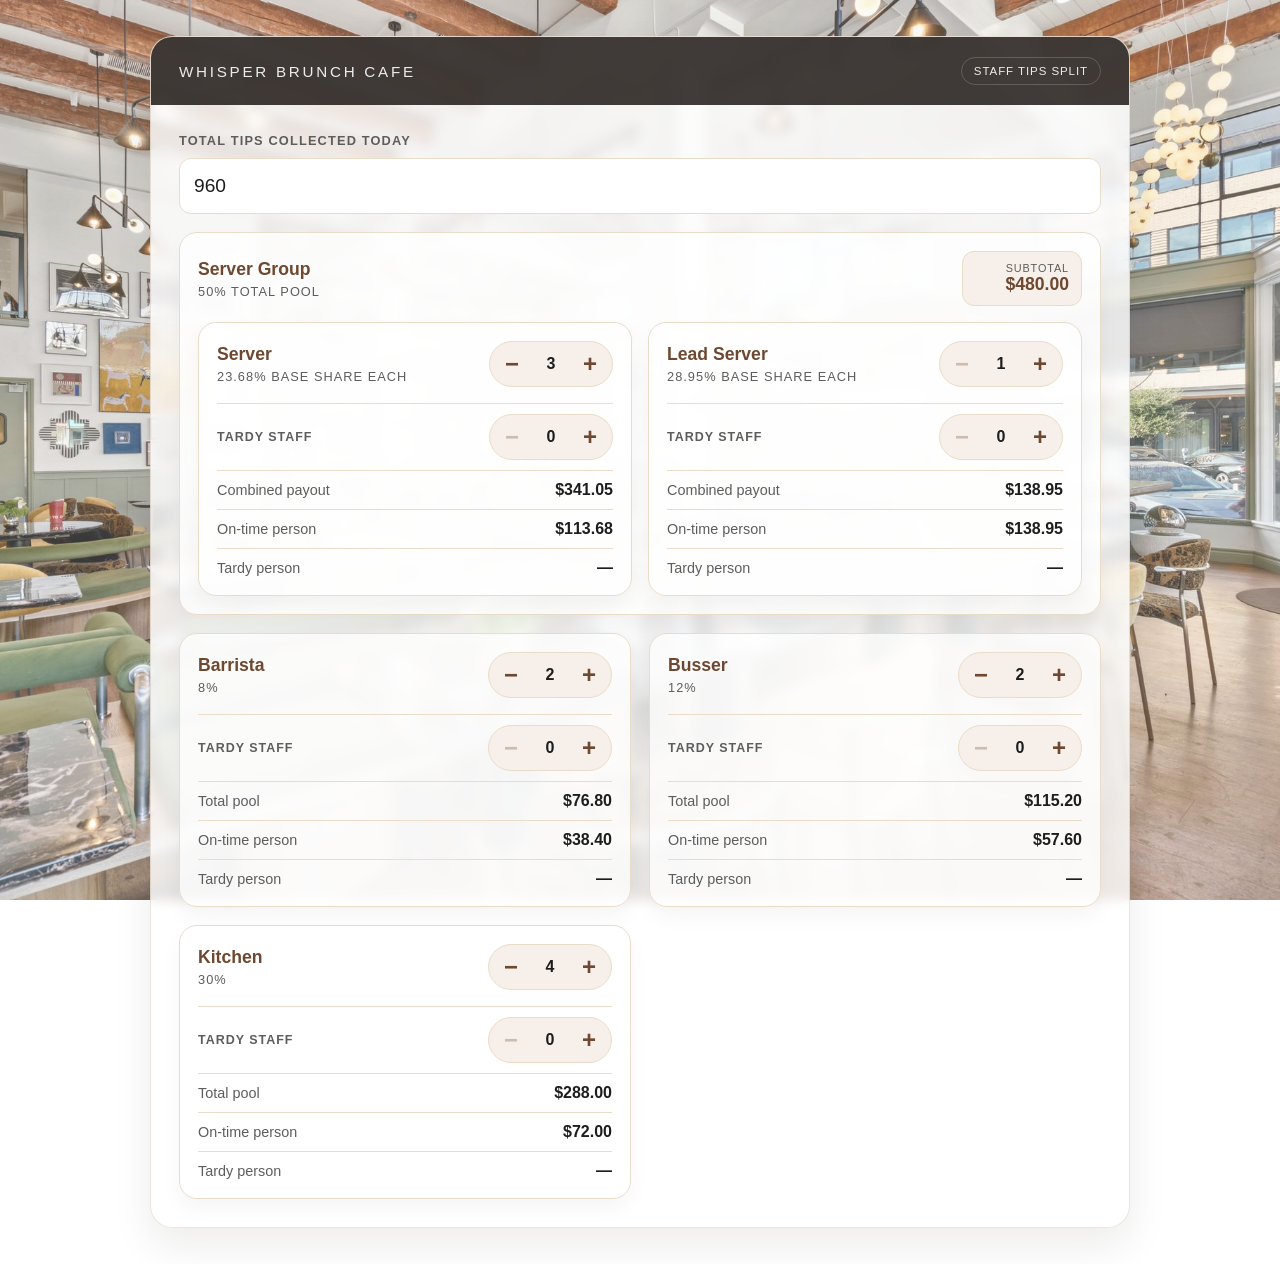
<file: staff/tips.html>
<!DOCTYPE html>
<html lang="en">
<head>
  <meta charset="UTF-8" />
  <meta name="viewport" content="width=device-width, initial-scale=1.0" />
  <title>Whisper Staff Tip Calculator</title>
  <style>
    :root {
      --bg: #f6f1ea;
      --panel: rgba(255, 255, 255, 0.82);
      --card: #ffffff;
      --text: #1d1d1d;
      --muted: #5d5d5d;
      --accent: #9a6b3f;
      --accent-dark: #6e4830;
      --line: #e9dcc8;
      --good: #2f7d4a;
      --shadow: 0 18px 40px rgba(36, 22, 15, 0.08);
    }

    * { box-sizing: border-box; }

    body {
      margin: 0;
      min-height: 100vh;
      font-family: Arial, Helvetica, sans-serif;
      background:
        linear-gradient(rgba(255,255,255,0.22), rgba(255,255,255,0.22)),
        url('../assets/images/branding/hero_optimized.jpeg') center/cover no-repeat fixed;
      color: var(--text);
      display: flex;
      align-items: center;
      justify-content: center;
      padding: 36px 18px;
    }

    .page-shell {
      width: min(980px, 100%);
      background: var(--panel);
      backdrop-filter: blur(6px);
      border: 1px solid rgba(154, 107, 63, 0.18);
      border-radius: 22px;
      box-shadow: var(--shadow);
      overflow: hidden;
    }

    .topbar {
      display: flex;
      align-items: center;
      justify-content: space-between;
      padding: 20px 28px;
      background: rgba(24, 18, 14, 0.82);
      color: #fff;
    }

    .brand {
      font-size: 0.95rem;
      letter-spacing: 0.18em;
      text-transform: uppercase;
      opacity: 0.9;
    }

    .status {
      padding: 7px 12px;
      border-radius: 999px;
      border: 1px solid rgba(255,255,255,0.2);
      font-size: 0.72rem;
      letter-spacing: 0.08em;
      text-transform: uppercase;
      opacity: 0.9;
    }

    .summary-box {
      display: flex;
      flex-direction: column;
      gap: 10px;
      padding: 28px 28px 18px;
    }

    .summary-box label {
      font-size: 0.8rem;
      letter-spacing: 0.09em;
      text-transform: uppercase;
      color: var(--muted);
      font-weight: 700;
    }

    .summary-box input {
      width: 100%;
      border: 1px solid var(--line);
      border-radius: 12px;
      padding: 16px 14px;
      font-size: 1.2rem;
      background: #fff;
      color: var(--text);
      outline: none;
    }

    .role-grid {
      display: grid;
      grid-template-columns: repeat(2, minmax(0, 1fr));
      gap: 18px;
      padding: 0 28px 28px;
    }

    .server-group {
      grid-column: 1 / -1;
      background: rgba(255,255,255,0.78);
      border: 1px solid var(--line);
      border-radius: 18px;
      padding: 18px;
      box-shadow: 0 10px 20px rgba(30, 22, 16, 0.04);
    }

    .role-card {
      background: rgba(255,255,255,0.75);
      border: 1px solid var(--line);
      border-radius: 18px;
      padding: 18px;
      box-shadow: 0 10px 20px rgba(30, 22, 16, 0.04);
    }

    .role-header {
      display: flex;
      align-items: center;
      justify-content: space-between;
      gap: 12px;
      margin-bottom: 16px;
    }

    .role-name {
      font-size: 1.1rem;
      font-weight: 700;
      color: var(--accent-dark);
    }

    .role-percent {
      margin-top: 4px;
      font-size: 0.8rem;
      color: var(--muted);
      letter-spacing: 0.08em;
      text-transform: uppercase;
    }

    .server-group-layout {
      display: grid;
      grid-template-columns: repeat(2, minmax(0, 1fr));
      gap: 16px;
      margin-top: 14px;
    }

    .mini-role {
      margin: 0;
    }

    .group-total-box {
      display: flex;
      flex-direction: column;
      align-items: flex-end;
      justify-content: center;
      background: #f7efe9;
      border: 1px solid var(--line);
      border-radius: 12px;
      padding: 10px 12px;
      min-width: 120px;
    }

    .group-total-box span {
      font-size: 0.68rem;
      color: var(--muted);
      letter-spacing: 0.08em;
      text-transform: uppercase;
    }

    .group-total-box strong {
      font-size: 1.1rem;
      color: var(--accent-dark);
    }

    .stepper {
      display: inline-flex;
      align-items: center;
      background: #f7efe9;
      border: 1px solid var(--line);
      border-radius: 999px;
      overflow: hidden;
    }

    .step-btn {
      width: 44px;
      height: 44px;
      border: none;
      background: transparent;
      color: var(--accent-dark);
      font-size: 1.5rem;
      cursor: pointer;
      font-weight: 700;
      touch-action: manipulation;
    }

    .step-btn:hover {
      background: rgba(154, 107, 63, 0.08);
    }

    .step-btn:disabled {
      cursor: not-allowed;
      opacity: 0.3;
    }

    .count {
      min-width: 34px;
      text-align: center;
      font-weight: 700;
      color: var(--text);
    }

    .tardy-row {
      display: flex;
      align-items: center;
      justify-content: space-between;
      gap: 12px;
      padding: 10px 0;
      border-top: 1px solid var(--line);
    }

    .tardy-label {
      color: var(--muted);
      font-size: 0.78rem;
      font-weight: 700;
      letter-spacing: 0.08em;
      text-transform: uppercase;
    }

    .role-values {
      display: grid;
      gap: 10px;
    }

    .role-values div {
      display: flex;
      justify-content: space-between;
      gap: 12px;
      align-items: center;
      padding-top: 10px;
      border-top: 1px solid var(--line);
      font-size: 0.9rem;
    }

    .role-values span {
      color: var(--muted);
    }

    .role-values strong {
      color: var(--text);
      font-size: 1rem;
    }

    .content {
      display: grid;
      grid-template-columns: 1.1fr 0.9fr;
      gap: 0;
    }

    .panel {
      padding: 32px 28px;
    }

    .panel + .panel {
      border-left: 1px solid var(--line);
    }

    h1 {
      margin: 0 0 10px;
      font-size: clamp(2rem, 4vw, 3rem);
      line-height: 1.05;
      letter-spacing: 0.04em;
      color: var(--accent-dark);
      font-family: Georgia, 'Times New Roman', serif;
    }

    .subtitle {
      margin: 0 0 26px;
      color: var(--muted);
      font-size: 0.98rem;
    }

    .form-grid {
      display: grid;
      grid-template-columns: repeat(2, minmax(0, 1fr));
      gap: 18px;
    }

    .field {
      display: flex;
      flex-direction: column;
      gap: 8px;
    }

    .field.full {
      grid-column: 1 / -1;
    }

    label {
      font-size: 0.78rem;
      letter-spacing: 0.08em;
      text-transform: uppercase;
      color: var(--muted);
      font-weight: 700;
    }

    input {
      width: 100%;
      border: 1px solid var(--line);
      border-radius: 12px;
      padding: 14px 14px;
      font-size: 1.05rem;
      background: #fff;
      color: var(--text);
      outline: none;
      transition: border-color 0.2s ease, box-shadow 0.2s ease;
    }

    input:focus {
      border-color: var(--accent);
      box-shadow: 0 0 0 4px rgba(154, 107, 63, 0.1);
    }

    .results {
      background: rgba(255,255,255,0.72);
      border-radius: 20px;
      border: 1px solid var(--line);
      padding: 22px;
    }

    .results h2 {
      margin: 0 0 18px;
      font-size: 1.1rem;
      letter-spacing: 0.12em;
      text-transform: uppercase;
      color: var(--accent-dark);
    }

    .stat {
      display: flex;
      justify-content: space-between;
      align-items: center;
      padding: 14px 0;
      border-bottom: 1px solid var(--line);
      gap: 12px;
    }

    .stat:last-child {
      border-bottom: none;
    }

    .stat-label {
      color: var(--muted);
      font-size: 0.8rem;
      letter-spacing: 0.07em;
      text-transform: uppercase;
    }

    .stat-value {
      font-weight: 700;
      font-size: 1.4rem;
      color: var(--text);
    }

    .highlight {
      background: linear-gradient(135deg, rgba(154,107,63,0.1), rgba(110,72,48,0.12));
      border: 1px solid rgba(154,107,63,0.18);
      border-radius: 16px;
      padding: 18px;
      margin-top: 18px;
    }

    .highlight .label {
      display: block;
      color: var(--muted);
      text-transform: uppercase;
      letter-spacing: 0.08em;
      font-size: 0.72rem;
      margin-bottom: 6px;
    }

    .highlight .value {
      font-size: clamp(1.8rem, 3vw, 2.6rem);
      font-weight: 700;
      color: var(--accent-dark);
      line-height: 1;
    }

    .hint {
      margin-top: 26px;
      font-size: 0.8rem;
      color: var(--muted);
      line-height: 1.5;
    }

    @media (max-width: 760px) {
      body {
        align-items: flex-start;
        padding: 16px;
        background-attachment: scroll;
      }

      .page-shell {
        border-radius: 18px;
      }

      .content {
        grid-template-columns: 1fr;
      }

      .panel + .panel {
        border-left: none;
        border-top: 1px solid var(--line);
      }

      .form-grid {
        grid-template-columns: 1fr;
      }

      .topbar {
        flex-direction: column;
        gap: 10px;
        padding: 18px 16px;
        text-align: center;
      }

      .summary-box {
        padding: 22px 16px 14px;
      }

      .role-grid {
        grid-template-columns: 1fr;
        gap: 14px;
        padding: 0 16px 20px;
      }

      .server-group {
        grid-column: auto;
        padding: 16px;
      }

      .server-group-layout {
        grid-template-columns: 1fr;
        gap: 14px;
      }

      .role-card {
        padding: 16px;
      }

      .role-header {
        flex-wrap: wrap;
      }

      .stepper {
        margin-left: auto;
      }

      .role-values div {
        font-size: 0.88rem;
      }
    }

    @media (max-width: 380px) {
      body {
        padding: 0;
      }

      .page-shell {
        min-height: 100dvh;
        border: none;
        border-radius: 0;
      }

      .brand {
        font-size: 0.82rem;
      }

      .summary-box {
        padding-inline: 12px;
      }

      .role-grid {
        padding-inline: 12px;
      }

      .server-group,
      .role-card {
        padding: 14px;
      }

      .role-percent {
        font-size: 0.72rem;
        letter-spacing: 0.05em;
      }

      .group-total-box {
        min-width: 108px;
      }
    }
  </style>
</head>
<body>
  <div class="page-shell">
    <div class="topbar">
      <div class="brand">Whisper Brunch Cafe</div>
      <div class="status">Staff Tips Split</div>
    </div>

    <div class="summary-box">
      <label for="totalTips">Total tips collected today</label>
      <input id="totalTips" type="number" min="0" step="0.01" value="960" />
    </div>

    <div class="role-grid">
      <div class="server-group" data-role="serverGroup">
        <div class="role-header">
          <div>
            <div class="role-name">Server Group</div>
            <div class="role-percent" id="server-pool-percent">50% total pool</div>
          </div>
          <div class="group-total-box">
            <span>Subtotal</span>
            <strong id="server-group-total">$480.00</strong>
          </div>
        </div>

        <div class="server-group-layout">
          <div class="role-card mini-role" data-role="server">
            <div class="role-header">
              <div>
                <div class="role-name">Server</div>
                <div class="role-percent" id="share-server">23.68% base share each</div>
              </div>
              <div class="stepper">
                <button type="button" class="step-btn minus" data-role="server">−</button>
                <span class="count" id="count-server">3</span>
                <button type="button" class="step-btn plus" data-role="server">+</button>
              </div>
            </div>
            <div class="tardy-row">
              <span class="tardy-label">Tardy staff</span>
              <div class="stepper">
                <button type="button" class="step-btn minus" data-role="server" data-counter="tardy" aria-label="Remove tardy server">−</button>
                <span class="count" id="tardy-server">0</span>
                <button type="button" class="step-btn plus" data-role="server" data-counter="tardy" aria-label="Add tardy server">+</button>
              </div>
            </div>
            <div class="role-values">
              <div><span>Combined payout</span><strong id="total-server">$341.05</strong></div>
              <div><span>On-time person</span><strong id="person-server">$113.68</strong></div>
              <div><span>Tardy person</span><strong id="person-tardy-server">—</strong></div>
            </div>
          </div>

          <div class="role-card mini-role" data-role="leadServer">
            <div class="role-header">
              <div>
                <div class="role-name">Lead Server</div>
                <div class="role-percent" id="share-leadServer">28.95% base share each</div>
              </div>
              <div class="stepper">
                <button type="button" class="step-btn minus" data-role="leadServer">−</button>
                <span class="count" id="count-leadServer">1</span>
                <button type="button" class="step-btn plus" data-role="leadServer">+</button>
              </div>
            </div>
            <div class="tardy-row">
              <span class="tardy-label">Tardy staff</span>
              <div class="stepper">
                <button type="button" class="step-btn minus" data-role="leadServer" data-counter="tardy" aria-label="Remove tardy lead server">−</button>
                <span class="count" id="tardy-leadServer">0</span>
                <button type="button" class="step-btn plus" data-role="leadServer" data-counter="tardy" aria-label="Add tardy lead server">+</button>
              </div>
            </div>
            <div class="role-values">
              <div><span>Combined payout</span><strong id="total-leadServer">$138.95</strong></div>
              <div><span>On-time person</span><strong id="person-leadServer">$138.95</strong></div>
              <div><span>Tardy person</span><strong id="person-tardy-leadServer">—</strong></div>
            </div>
          </div>
        </div>
      </div>

      <div class="role-card" data-role="barrista">
        <div class="role-header">
          <div>
            <div class="role-name">Barrista</div>
            <div class="role-percent">8%</div>
          </div>
          <div class="stepper">
            <button type="button" class="step-btn minus" data-role="barrista">−</button>
            <span class="count" id="count-barrista">2</span>
            <button type="button" class="step-btn plus" data-role="barrista">+</button>
          </div>
        </div>
        <div class="tardy-row">
          <span class="tardy-label">Tardy staff</span>
          <div class="stepper">
            <button type="button" class="step-btn minus" data-role="barrista" data-counter="tardy" aria-label="Remove tardy barrista">−</button>
            <span class="count" id="tardy-barrista">0</span>
            <button type="button" class="step-btn plus" data-role="barrista" data-counter="tardy" aria-label="Add tardy barrista">+</button>
          </div>
        </div>
        <div class="role-values">
          <div><span>Total pool</span><strong id="total-barrista">$76.80</strong></div>
          <div><span>On-time person</span><strong id="person-barrista">$38.40</strong></div>
          <div><span>Tardy person</span><strong id="person-tardy-barrista">—</strong></div>
        </div>
      </div>

      <div class="role-card" data-role="busser">
        <div class="role-header">
          <div>
            <div class="role-name">Busser</div>
            <div class="role-percent">12%</div>
          </div>
          <div class="stepper">
            <button type="button" class="step-btn minus" data-role="busser">−</button>
            <span class="count" id="count-busser">2</span>
            <button type="button" class="step-btn plus" data-role="busser">+</button>
          </div>
        </div>
        <div class="tardy-row">
          <span class="tardy-label">Tardy staff</span>
          <div class="stepper">
            <button type="button" class="step-btn minus" data-role="busser" data-counter="tardy" aria-label="Remove tardy busser">−</button>
            <span class="count" id="tardy-busser">0</span>
            <button type="button" class="step-btn plus" data-role="busser" data-counter="tardy" aria-label="Add tardy busser">+</button>
          </div>
        </div>
        <div class="role-values">
          <div><span>Total pool</span><strong id="total-busser">$115.20</strong></div>
          <div><span>On-time person</span><strong id="person-busser">$57.60</strong></div>
          <div><span>Tardy person</span><strong id="person-tardy-busser">—</strong></div>
        </div>
      </div>

      <div class="role-card" data-role="kitchen">
        <div class="role-header">
          <div>
            <div class="role-name">Kitchen</div>
            <div class="role-percent">30%</div>
          </div>
          <div class="stepper">
            <button type="button" class="step-btn minus" data-role="kitchen">−</button>
            <span class="count" id="count-kitchen">4</span>
            <button type="button" class="step-btn plus" data-role="kitchen">+</button>
          </div>
        </div>
        <div class="tardy-row">
          <span class="tardy-label">Tardy staff</span>
          <div class="stepper">
            <button type="button" class="step-btn minus" data-role="kitchen" data-counter="tardy" aria-label="Remove tardy kitchen staff">−</button>
            <span class="count" id="tardy-kitchen">0</span>
            <button type="button" class="step-btn plus" data-role="kitchen" data-counter="tardy" aria-label="Add tardy kitchen staff">+</button>
          </div>
        </div>
        <div class="role-values">
          <div><span>Total pool</span><strong id="total-kitchen">$288.00</strong></div>
          <div><span>On-time person</span><strong id="person-kitchen">$72.00</strong></div>
          <div><span>Tardy person</span><strong id="person-tardy-kitchen">—</strong></div>
        </div>
      </div>
    </div>
  </div>

  <script>
    const SERVER_POOL_PERCENT = 50;
    const BARRISTA_PERCENT = 8;
    const TARDY_PAYOUT_RATE = 0.85;
    const SERVER_WEIGHTS = {
      server: 45,
      leadServer: 55
    };

    const roles = {
      server: { count: 3, tardy: 0 },
      leadServer: { count: 1, tardy: 0 },
      barrista: { percent: BARRISTA_PERCENT, count: 2, tardy: 0 },
      busser: { percent: 12, count: 2, tardy: 0 },
      kitchen: { percent: 30, count: 4, tardy: 0 }
    };

    const totalTipsInput = document.getElementById('totalTips');

    function money(value) {
      return new Intl.NumberFormat('en-US', {
        style: 'currency',
        currency: 'USD'
      }).format(value || 0);
    }

    function calculatePoolPayouts(poolTotal, groups) {
      const totalWeight = groups.reduce(
        (sum, group) => sum + group.count * group.weight,
        0
      );

      const payouts = groups.map((group) => ({
        ...group,
        share: group.weight / totalWeight,
        basePerPerson: (poolTotal * group.weight) / totalWeight
      }));

      const forfeitedTotal = payouts.reduce(
        (sum, payout) =>
          sum +
          payout.tardy * payout.basePerPerson * (1 - TARDY_PAYOUT_RATE),
        0
      );
      const recipientBaseTotal = payouts.reduce(
        (sum, payout) =>
          sum + (payout.count - payout.tardy) * payout.basePerPerson,
        0
      );
      const redistributionRate = recipientBaseTotal > 0
        ? forfeitedTotal / recipientBaseTotal
        : 0;

      return Object.fromEntries(payouts.map((payout) => {
        const onTimePerPerson =
          payout.basePerPerson * (1 + redistributionRate);
        const tardyPerPerson =
          payout.basePerPerson * TARDY_PAYOUT_RATE;
        const total =
          (payout.count - payout.tardy) * onTimePerPerson +
          payout.tardy * tardyPerPerson;

        return [payout.role, {
          share: payout.share,
          onTimePerPerson,
          tardyPerPerson,
          total
        }];
      }));
    }

    function renderRole(role, payout) {
      const config = roles[role];

      document.getElementById(`count-${role}`).textContent = config.count;
      document.getElementById(`tardy-${role}`).textContent = config.tardy;
      document.getElementById(`total-${role}`).textContent = money(payout.total);
      document.getElementById(`person-${role}`).textContent =
        config.count > config.tardy ? money(payout.onTimePerPerson) : '—';
      document.getElementById(`person-tardy-${role}`).textContent = config.tardy > 0
        ? money(payout.tardyPerPerson)
        : '—';
    }

    function serverPoolPercent() {
      return SERVER_POOL_PERCENT + (roles.barrista.count === 0
        ? BARRISTA_PERCENT
        : 0);
    }

    function updateServerGroup() {
      const totalTips = Number(totalTipsInput.value || 0);
      const poolPercent = serverPoolPercent();
      const serverGroupTotal = (totalTips * poolPercent) / 100;
      const payouts = calculatePoolPayouts(serverGroupTotal, [
        {
          role: 'server',
          count: roles.server.count,
          tardy: roles.server.tardy,
          weight: SERVER_WEIGHTS.server
        },
        {
          role: 'leadServer',
          count: roles.leadServer.count,
          tardy: roles.leadServer.tardy,
          weight: SERVER_WEIGHTS.leadServer
        }
      ]);

      document.getElementById('server-group-total').textContent = money(serverGroupTotal);
      document.getElementById('server-pool-percent').textContent =
        `${poolPercent}% total pool`;
      renderRole('server', payouts.server);
      renderRole('leadServer', payouts.leadServer);
      document.getElementById('share-server').textContent =
        `${(payouts.server.share * 100).toFixed(2)}% base share each`;
      document.getElementById('share-leadServer').textContent =
        `${(payouts.leadServer.share * 100).toFixed(2)}% base share each`;
    }

    function updateRole(role) {
      const totalTips = Number(totalTipsInput.value || 0);
      const config = roles[role];
      const roleTotal = config.count === 0 ? 0 : (totalTips * config.percent) / 100;
      if (config.count === 0) {
        renderRole(role, {
          total: 0,
          onTimePerPerson: 0,
          tardyPerPerson: 0
        });
        return;
      }
      const payouts = calculatePoolPayouts(roleTotal, [{
        role,
        count: config.count,
        tardy: config.tardy,
        weight: 1
      }]);

      renderRole(role, payouts[role]);
    }

    function maxTardyForRole(role) {
      if (role === 'server' || role === 'leadServer') {
        const otherRole = role === 'server' ? 'leadServer' : 'server';
        const totalServerStaff = roles.server.count + roles.leadServer.count;
        const availableSpots = totalServerStaff - 1 - roles[otherRole].tardy;

        return Math.max(0, Math.min(roles[role].count, availableSpots));
      }

      return Math.max(0, roles[role].count - 1);
    }

    function updateCounterButtons() {
      document.querySelectorAll('.step-btn').forEach((button) => {
        const role = button.dataset.role;
        const counter = button.dataset.counter || 'count';
        const isPlus = button.classList.contains('plus');

        if (counter === 'tardy') {
          const limit = maxTardyForRole(role);
          button.disabled = isPlus
            ? roles[role].tardy >= limit
            : roles[role].tardy === 0;
          return;
        }

        const minimumCount = role === 'barrista' ? 0 : 1;
        button.disabled = !isPlus && roles[role].count === minimumCount;
      });
    }

    function updateAll() {
      updateServerGroup();
      ['barrista', 'busser', 'kitchen'].forEach(updateRole);
      updateCounterButtons();
    }

    document.querySelectorAll('.step-btn').forEach((button) => {
      button.addEventListener('click', () => {
        const role = button.dataset.role;
        const counter = button.dataset.counter || 'count';
        const current = roles[role][counter];
        const delta = button.classList.contains('plus') ? 1 : -1;

        if (counter === 'tardy') {
          roles[role].tardy = Math.min(
            maxTardyForRole(role),
            Math.max(0, current + delta)
          );
        } else {
          const minimumCount = role === 'barrista' ? 0 : 1;
          roles[role].count = Math.max(minimumCount, current + delta);
          roles[role].tardy = Math.min(
            roles[role].tardy,
            maxTardyForRole(role)
          );
        }

        updateAll();
      });
    });

    totalTipsInput.addEventListener('input', updateAll);
    updateAll();
  </script>
</body>
</html>
</file>
